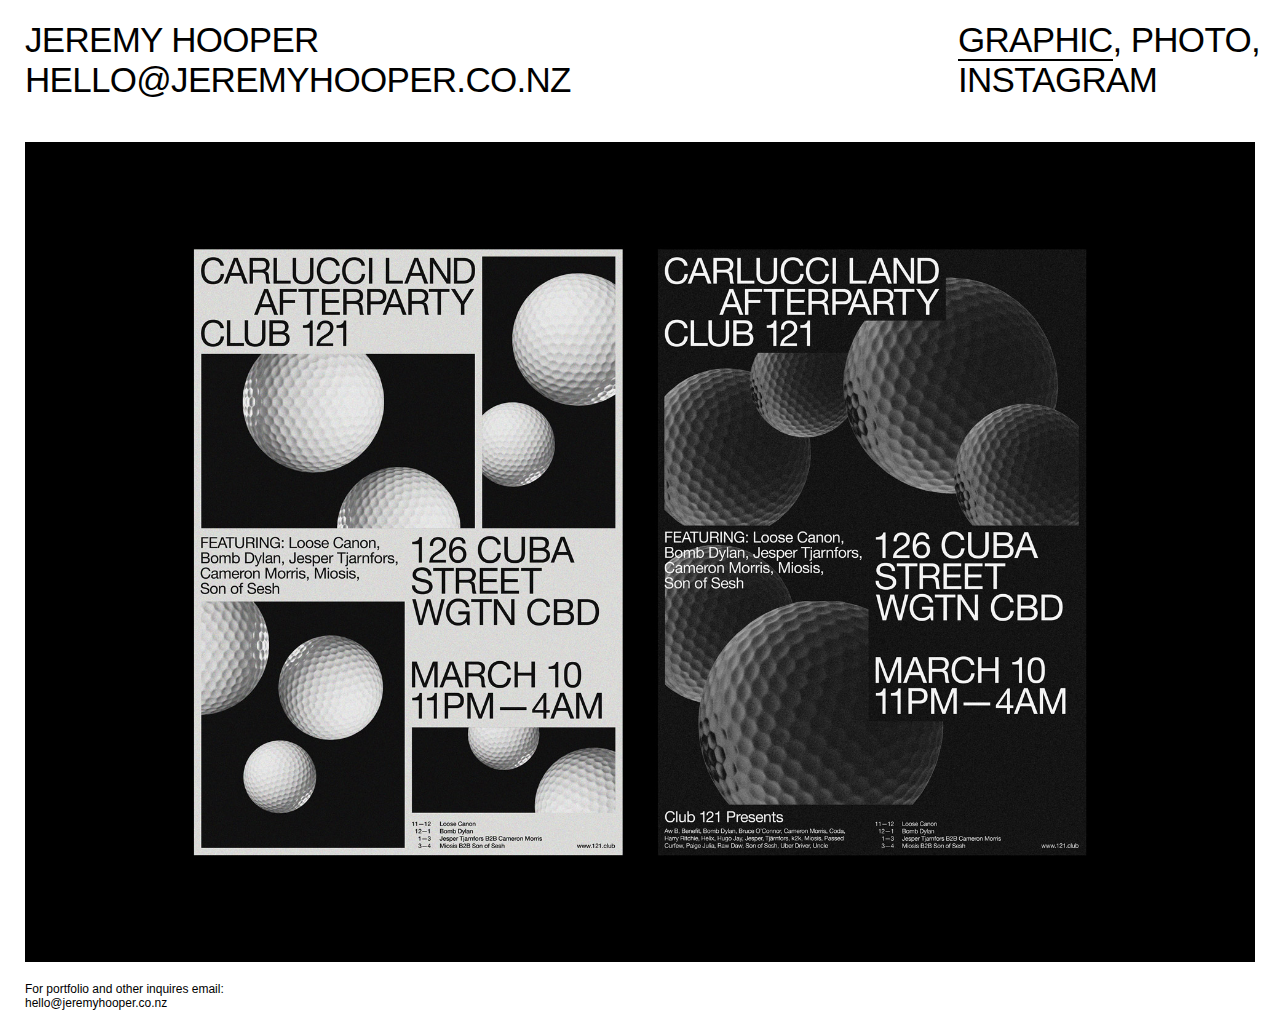
<file: index.html>
<!DOCTYPE html>
<html>
	<head>
        
    <title>Jeremy Hooper — Creative Services</title>

    <meta http-equiv="Content-Type" content="text/html; charset=UTF-8" />
    <meta http-equiv="content-language" content="en"/>
    <meta name="description" content="Summit studio represents a roster of visual creators focused on producing distinctive & professional digital content catered specifically to individual brands and companies.">
    <meta name="author" content="Jeremy Hooper">

    <!-- Mobile -->
    <meta name="apple-mobile-web-app-capable" content="yes">
    <meta name="viewport" content="width=device-width, initial-scale=1.0, user-scalable=no, maximum-scale=1, shrink-to-fit=no">

    <!-- Favicon -->
    <link rel="icon" type="image/png" href="/assets/favicon30.png" sizes="30x30" />
    <link rel="icon" type="image/png" href="/assets/favicon58.png" sizes="58x58" />

    <!-- Apple -->
    <meta name="apple-mobile-web-app-capable" content="yes" />
    <meta name="apple-mobile-web-app-status-bar-style" content="black" />
    <link rel="apple-touch-icon-precomposed" sizes="144x144" href="/assets/favicon58.png" />
    <link rel="apple-touch-icon-precomposed" sizes="180x180" href="/assets/favicon58.png" />   

    <!-- CSS -->
    <link rel="stylesheet" type="text/css" href="styles/main.css"/> 
    <link rel="stylesheet" type="text/css" href="styles/media_queries.css"/>
    <link rel="stylesheet" type="text/css" href="styles/flickity.css"/>
        
    <!-- JS -->
    <script type="text/javascript" src="js/jquery-2.2.2.min.js"></script>    
    <script src="js/flickity.pkgd.min.js" type="text/javascript"></script>     
    <script src="js/main.js" type="text/javascript"></script> 
        
        
<!--
      <link rel="stylesheet" href="https://unpkg.com/flickity@2/dist/flickity.min.css">     
<script src="https://unpkg.com/flickity@2/dist/flickity.pkgd.min.js"></script>
-->

    </head>
    <body>   
        <header>

            <div class="title">
                <div class="title1">
                <h1>
                    JEREMY HOOPER<br>
                   <a href="mailto:hello@jeremyhooper.co.nz?Subject=Hello" target="_top">HELLO@JEREMYHOOPER.CO.NZ</a>
                </h1>
             </div>
            </div>
            
            <div class="sub">
                <div class="sub1">
                    <h2>
                        <span class="under-line">
                        <a href="index.html">GRAPHIC</a></span>,
                        
                        <a href="photo.html">PHOTO</a>,   
            <br>
                        <a href="https://www.instagram.com/hoopergrafik/" target="blank">INSTAGRAM</a>
                        
                    </h2>
                </div> 
            </div>
            
            <div class="mob">
                <div class="mob1">
                    <h2>
                        <span class="under-line">
                        <a href="index.html">GRAPHIC</a></span>,
                    
                        <a href="photo.html">PHOTO</a>,
                        
                        <a href="https://www.instagram.com/jeremyhooper/" target="blank">INSTAGRAM</a>
                        
                    </h2>
                </div> 
            </div>
            
        </header>
        
    

        
        <div class="contentwrapper">
   
    
        <div class="main-carousel">
            
            <div class="carousel-cell">
                <img src ="images/Carlucci.jpg"></div>
            
             <div class="carousel-cell">
                <img src ="images/inhabitpackage.jpg"></div>
            
            <div class="carousel-cell">
                <img src ="images/studiopacificpg3.jpg"></div>
            
            <div class="carousel-cell">
                <img src ="images/websitephoto.jpg"></div>
            
            <div class="carousel-cell">
                <img src ="images/hooperset.jpg"></div>
            
            <div class="carousel-cell">
                <img src ="images/inhabitpg1.jpg"></div>
            
            <div class="carousel-cell">
                <img src ="images/inhabitpg2.jpg"></div>
            
            <div class="carousel-cell">
                <img src ="images/inhabitpg3.jpg"></div>
            
            <div class="carousel-cell">
                <img src ="images/inhabitpg4.jpg"></div>
            
            <div class="carousel-cell">
                <img src ="images/inhabitpg5.jpg"></div>
            
            <div class="carousel-cell">
                <img src ="images/inhabitpg6.jpg"></div>
            
            
            <div class="carousel-cell">
                <img src ="images/inhabitcards.jpg"></div>
            
            <div class="carousel-cell">
                <img src ="images/inhabitinvite.jpg"></div>
            
            <div class="carousel-cell">
                <img src ="images/inhabitposter.jpg"></div>
            
            <div class="carousel-cell">
                <img src ="images/exposureposter.jpg"></div>
            
            <div class="carousel-cell">
                <img src ="images/exposurebooklet.jpg"></div>
            
            <div class="carousel-cell">
                <img src ="images/exposurebooklet2.jpg"></div>
            
            <div class="carousel-cell">
                <img src ="images/studiopacificgroup.jpg"></div>
            
            <div class="carousel-cell">
                <img src ="images/studiopacificpg1.jpg"></div>
            
            <div class="carousel-cell">
                <img src ="images/studiopacificpg2.jpg"></div>
            
            
            
        </div>

</div>
        
        <div class="footer">
            <div class="footer1">
        <h3>
            For portfolio and other inquires email:<br> <a href="mailto:info@summitstudio.co.nz?Subject=Hello" target="_top">hello@jeremyhooper.co.nz</a>
            </h3>
</div>
        </div>

        
</body>
</html>
</file>
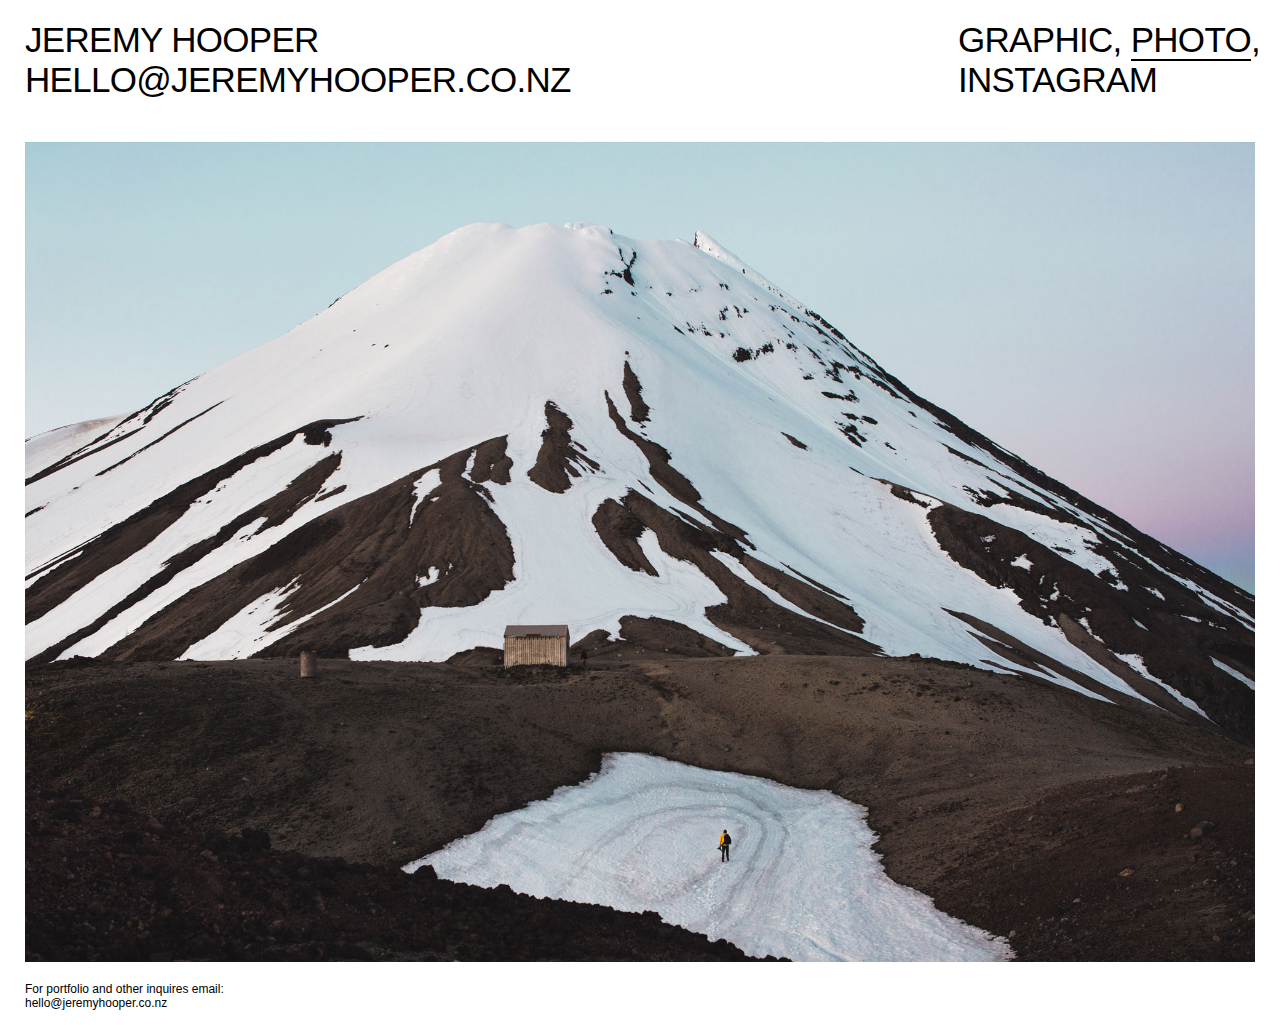
<file: photo.html>
<!DOCTYPE html>
<html>
	<head>
        
    <title>Jeremy Hooper — Creative Services</title>

    <meta http-equiv="Content-Type" content="text/html; charset=UTF-8" />
    <meta http-equiv="content-language" content="en"/>
    <meta name="description" content="Summit studio represents a roster of visual creators focused on producing distinctive & professional digital content catered specifically to individual brands and companies.">
    <meta name="author" content="Jeremy Hooper">

    <!-- Mobile -->
    <meta name="apple-mobile-web-app-capable" content="yes">
    <meta name="viewport" content="width=device-width, initial-scale=1.0, user-scalable=no, maximum-scale=1, shrink-to-fit=no">

    <!-- Favicon -->
    <link rel="icon" type="image/png" href="/assets/favicon30.png" sizes="30x30" />
    <link rel="icon" type="image/png" href="/assets/favicon58.png" sizes="58x58" />

    <!-- Apple -->
    <meta name="apple-mobile-web-app-capable" content="yes" />
    <meta name="apple-mobile-web-app-status-bar-style" content="black" />
    <link rel="apple-touch-icon-precomposed" sizes="144x144" href="/assets/favicon58.png" />
    <link rel="apple-touch-icon-precomposed" sizes="180x180" href="/assets/favicon58.png" />   

    <!-- CSS -->
    <link rel="stylesheet" type="text/css" href="styles/main.css"/> 
    <link rel="stylesheet" type="text/css" href="styles/media_queries.css"/>
    <link rel="stylesheet" type="text/css" href="styles/flickity.css"/>
        
    <!-- JS -->
    <script type="text/javascript" src="js/jquery-2.2.2.min.js"></script>    
    <script src="js/flickity.pkgd.min.js" type="text/javascript"></script>     
    <script src="js/main.js" type="text/javascript"></script> 
        
        
<!--
      <link rel="stylesheet" href="https://unpkg.com/flickity@2/dist/flickity.min.css">     
<script src="https://unpkg.com/flickity@2/dist/flickity.pkgd.min.js"></script>
-->

    </head>
    <body>   
        <header>

            <div class="title">
                <div class="title1">
                <h1>
                    JEREMY HOOPER<br>
                    <a href="mailto:hello@jeremyhooper.co.nz?Subject=Hello" target="_top">HELLO@JEREMYHOOPER.CO.NZ</a>
                    <br>
                </h1>
             </div>
            </div>
            
            <div class="sub">
                <div class="sub1">
                    <h2>
                        <a href="index.html">GRAPHIC</a>,
                    
                        <span class="under-line">
                            <a href="photo.html">PHOTO</a></span>,  
                     <br>
                        <a href="https://www.instagram.com/jeremyhooper/" target="blank">INSTAGRAM</a>
                    </h2>
                </div> 
            </div>
            
            <div class="mob">
                <div class="mob1">
                    <h2>
                        <a href="index.html">GRAPHIC</a>,
                    
                        <span class="under-line">
                            <a href="photo.html">PHOTO</a></span>,
                        
                        <a href="https://www.instagram.com/jeremyhooper/" target="blank">INSTAGRAM</a>
                        
                    </h2>
                </div> 
            </div>
            
        </header>
    
        
    
   
        
        <div class="contentwrapper">
   
    
        <div class="main-carousel">
            <div class="carousel-cell">
                <img src ="images/taranaki.jpg"></div>
            
            <div class="carousel-cell">
                <img src ="images/upper-tama.jpg"></div>
            
            <div class="carousel-cell">
                <img src ="images/Hahei.jpg"></div>
            
            <div class="carousel-cell">
                <img src ="images/hookervalley.jpg"></div>
            
            <div class="carousel-cell">
                <img src ="images/sumner.jpg"></div>
            
            <div class="carousel-cell">
                <img src ="images/Mueller.jpg"></div>
            
            <div class="carousel-cell">
                <img src ="images/paulmelser.jpg"></div>
            
             <div class="carousel-cell">
                <img src ="images/ngawi.jpg"></div>
            
            <div class="carousel-cell">
                <img src ="images/Whiritoa.jpg"></div>
            
            <div class="carousel-cell">
                <img src ="images/lukephoto.jpg"></div>
            
            
        </div>

</div>

        <div class="footer">
            <div class="footer1">
        <h3>
            For portfolio and other inquires email:<br> <a href="mailto:info@summitstudio.co.nz?Subject=Hello" target="_top">hello@jeremyhooper.co.nz</a>
            </h3>
</div>
        </div>
        
</body>
</html>
</file>
<file: styles/main.css>
a, abbr, acronym, address, applet, article, aside, audio, b, big, blockquote,
body, canvas, caption, center, cite, code, dd, del, details, dfn, dialog,
div, dl, dt, em, embed, fieldset, figcaption, figure, font, footer, form,
header, hgroup, hr, html, i, iframe, img, ins, kbd, label, legend, li, mark,
menu, meter, nav, object, ol, output, p, pre, progress, q, rp, rt, ruby, s,
samp, section, small, span, strike, strong, sub, summary, sup, table, tbody,
td, tfoot, th, thead, time, tr, tt, u, ul, var, video {
    border: 0;
    margin: 0;
    padding: 0;
    font-size: 100%;
}

h1, h2, h3, h4, h5, h6 {
    border: 0;
    margin: 0;
    padding: 0;
}

body, html {
    background-color: white
    
}


article, aside, details, figcaption, figure, footer, header, hgroup,
menu, nav, section {
    display: block
}

b, strong {
    font-weight: 700
}

ol, ul {
    list-style: none
}

li {
    display: list-item;
    list-style: none;
}

table {
    border-collapse: collapse;
    border-spacing: 0
}

caption, td, th {
    font-weight: 400;
    vertical-align: top;
    text-align: left
}

q {
    quotes: none
}

a {
    text-decoration: none;
    color: black;
}

q:after, q:before {
    content: '';
    content: none
}

small, sub, sup {
    font-size: 70%;
}

sub, sup {
    line-height: 0;
    position: relative;
    vertical-align: baseline
}

sub {
    bottom: -.25em
}

sup {
    top: -.35em;
    font-size: 0.75em;
}


input, button, submit { 
    border:none; } 

h1 {
    font-family: "favorit", "Helvetica Neue", "Helvetica", "Arial", sans-serif;
    font-weight: 400;
    letter-spacing: -0.02em;
    line-height: 44px;
    font-size: 40px;
    color: black;
}

h2 {
    font-family: "favorit", "Helvetica Neue", "Helvetica", "Arial", sans-serif;
    font-weight: 400;
    font-size: 40px;
    line-height: 44px;
    letter-spacing: -0.02em;
    color: black;
    
}

h3 {
    font-family: "favorit", "Helvetica Neue", "Helvetica", "Arial", sans-serif;
    font-weight: 400;
    font-size: 12px;
    line-height: 14px;
    letter-spacing: -0.00em;
    color: black;
    }

h4 {
    font-family: "Helvetica Neue", "Helvetica", "Arial", sans-serif;
    font-size: 13em;
    line-height: 1.4em;
    font-weight: 400;
}

h5 {
    font-family: "Helvetica Neue", "Helvetica", "Arial", sans-serif;
    font-size: 13em;
    line-height: 1.4em;
    font-weight: 700;
}

h6 {
    font-family: "Helvetica Neue", "Helvetica", "Arial", sans-serif;
    color: #999;
    font-weight: 400;
    font-size: 11em;
    line-height: 1.25;
}
 
p {
    font-family: "Helvetica Neue", "Helvetica", "Arial", sans-serif;
    font-weight: 400;
    font-size: 30px;
    line-height: 1.2;
    font-weight: 400;
    letter-spacing: -0.05px;
    color: black;
}
 
header{
    position: relative;
}

.title{
    margin-left: 25px;
    margin-top: 20px;
    position: relative;
}

.title1 a{
    border: 2px solid #000;
    border-color: black;
    border-width: 0 0 0px;
}

.title1 a:hover{
    border-width: 0 0 2px;
}


.caption indent{
    margin-left: 0px;
}

.caption h3{
    position: relative;
    margin-left: 20px;
    width: 50%
}

.sub{
    font-size: 30px;
    line-height: 1.3em;
    font-weight: 400;
    position: absolute;
    top: 0px;
    right: 20px;
    margin-left: 20px;
}

.under-line{
    border: 2px solid #000;
    border-color: black;
    border-width: 0 0 2px;
}


.sub1 a{
    border: 2px solid #000;
    border-color: black;
    border-width: 0 0 0px;
}

.sub1 a:hover{
    border-width: 0 0 2px;
}

.mob{
    font-size: 30px;
    line-height: 1.3em;
    font-weight: 400;
    position: absolute;
    top: 0px;
    right: 25px;
    margin-left: 20px;
}

.mob1 a{
    border: 2px solid #000;
    border-color: black;
    border-width: 0 0 0px;
}

.mob1 a:hover{
    border-width: 0 0 2px;
}

.menu{
    margin-top: 40px;
    margin-left: 25px;

}

.menu h3{
    float: left;
    padding-bottom: 20px;
}

.menu h3:nth-of-type(1){
    padding-right: 60px;
}

.menu h3:nth-of-type(1){
    float: left;
}

.menu h3:nth-of-type(2){
    padding-right: 60px;
}

.menu h3:nth-of-type(2){
    float: left;

}

.menu h3:nth-of-type(3){
    padding-right: 60px;
}

.menu h3:nth-of-type(3){
    float: left;
}

.menu h3:nth-of-type(4){
    padding-right: 60px;
}

.menu h3:nth-of-type(4){
    float: left;
}


.menu indent{
    margin-left: 25px;
}

.menu a{
    text-decoration: underline;
}

.footer{
    padding-top: 20px;
    margin-left: 25px;
    padding-bottom: 15px;
    bottom: 25px;
    position: relative;
}

.footer1 a{
    border: 2px solid #000;
    border-color: black;
    border-width: 0 0 0px;
}

.footer1 a:hover{
    border-width: 0 0 2px;
}

.contentwrapper{
    padding: 25px 25px 25px 25px;
    position: relative;
    clear: both;
}

.main-carousel{
    position: relative;
    height: 100%;
    width: 100%;
    padding-top: 17px;
}

.carousel-cell{
    width: 100%;
    position: relative;
}

.carousel-cell img{
    display: block;
    height: 100%;
}


.main-carousel img {
    cursor: pointer;
    width: 100%;
    height: 100%;
    position: relative;
}



html, body{
    height: 100%
}
</file>
<file: styles/media_queries.css>
@media screen and (min-width: 0px) and (max-width: 412px) { 
    
    .title{
    width: 90%;
}
    
     .sub {
    position: relative;
    margin-left: 49px;
    top: 4px;
    display: none;
    }
    
    .mob {
    position: relative;
    margin-left: 49px;
    top: 4px;
    }
    
    h2 {
    font-size: 20px;
    line-height: 23px;
    }
    
    h1 {
        font-size: 20px;
        line-height: 23px;
        position: relative
    }
    
    .menu h3:nth-of-type(1){
    padding-right: 30px;
}

    
    .contentwrapper{
    padding: 25px 25px 25px 25px;
}
    
}

@media screen and (min-width: 413px) and (max-width: 680px) { 
    
    .title{
    width: 90%;
}
    
     .sub {
    position: relative;
    margin-left: 49px;
    top: 4px;
    display: none;
    }
    
    .mob {
    position: relative;
    margin-left: 49px;
    top: 4px;
    }
    
    h2 {
    font-size: 22px;
    line-height: 24px;
    
    }
    
    h1 {
        font-size: 22px;
        line-height: 24px;
        position: relative
    }
    
    .menu h3:nth-of-type(1){
    padding-right: 30px;
}
    
      .contentwrapper{
    padding: 25px 25px 25px 25px;
}

}

@media screen and (min-width: 481px) and (max-width: 659px) { 
    
    .title{
    width: 90%;
}
    
     .sub {
    position: relative;
    margin-left: 49px;
    top: 4px;
    display: none;
    }
    
    .mob {
    position: relative;
    margin-left: 49px;
    top: 4px;
    }
    
    h2 {
    font-size: 22px;
    line-height: 24px;
    
    }
    
    h1 {
        font-size: 22px;
        line-height: 24px;
        position: relative
    }
    
    .menu h3:nth-of-type(1){
    padding-right: 60px;
}
    
      .contentwrapper{
    padding: 25px 25px 25px 25px;
}

}

@media screen and (min-width: 660px) and (max-width: 794px) { 
    
       .title{
    width: 90%;
}
    
     .sub {
    position: absolute;
    margin-left: 49px;
    }
    
    .mob {
    position: relative;
    margin-left: 49px;
    top: 4px;
    display: none;
    }
    
    h2 {
    font-size: 22px;
    line-height: 27px;
    
    }
    
    h1 {
        font-size: 22px;
        line-height: 27px;
        position: relative
    }
    
      .menu h3:nth-of-type(1){
    padding-right: 23px;
}
    
        .menu h3:nth-of-type(2){
    padding-right: 35px;
}
    
        .menu h3:nth-of-type(3){
    padding-right: 25px;
}
    
}

@media screen and (min-width: 795px) and (max-width: 999px) { 
    
       .title{
    width: 90%;
}
    
     .sub {
    position: absolute;
    margin-left: 49px;
    }
    
    .mob {
    position: relative;
    margin-left: 49px;
    top: 4px;
    display: none;
    }
    
    h2 {
    font-size: 28px;
    line-height: 33px;
    
    }
    
    h1 {
        font-size: 28px;
        line-height: 33px;
        position: relative
    }
    
          .menu h3:nth-of-type(1){
    padding-right: 45px;
}
    
        .menu h3:nth-of-type(2){
    padding-right: 45px;
}
    
        .menu h3:nth-of-type(3){
    padding-right: 43px;
}
}

@media screen and (min-width: 1000px) and (max-width: 1100px) {

    
           .title{
    width: 90%;
}
    
     .sub {
    position: absolute;
    margin-left: 49px;
    }
    
    .mob {
    position: relative;
    margin-left: 49px;
    top: 4px;
    display: none;
    }
    
    h2 {
    font-size: 32px;
    line-height: 37px;
    
    }
    
    h1 {
        font-size: 32px;
        line-height: 37px;
        position: relative
    }
}
    
@media screen and (min-width: 1101px) and (max-width: 1400px) {

    
    .title{
    width: 90%;
}
    
     .sub {
    position: absolute;
    margin-left: 49px;
    }
    
    .mob {
    position: relative;
    margin-left: 49px;
    top: 4px;
    display: none;
        opacity: 0%;
    }
    
    h2 {
    font-size: 35px;
    line-height: 40px;
    
    }
    
    h1 {
        font-size: 35px;
        line-height: 40px;
        position: relative
    }
    
}

@media screen and (min-width: 1401px) and (max-width: 1600px) {

    
    .title{
    width: 90%;
}
    
     .sub {
    position: absolute;
    margin-left: 49px;
    }
    
    .mob {
    position: relative;
    margin-left: 49px;
    top: 4px;
    display: none;
        opacity: 0%;
    }
    
    h2 {
    font-size: 40px;
    line-height: 45px;
    
    }
    
    h1 {
        font-size: 40px;
        line-height: 45px;
        position: relative
    }
    
}

@media screen and (min-width: 1601px) and (max-width: 3000px) {

    
    .title{
    width: 90%;
}
    
     .sub {
    position: absolute;
    margin-left: 49px;
    }
    
    .mob {
    position: relative;
    margin-left: 49px;
    top: 4px;
    display: none;
        opacity: 0%;
    }
    
    h2 {
    font-size: 45px;
    line-height: 50px;
    
    }
    
    h1 {
        font-size: 45px;
        line-height: 50px;
        position: relative
    }
    
}
</file>
